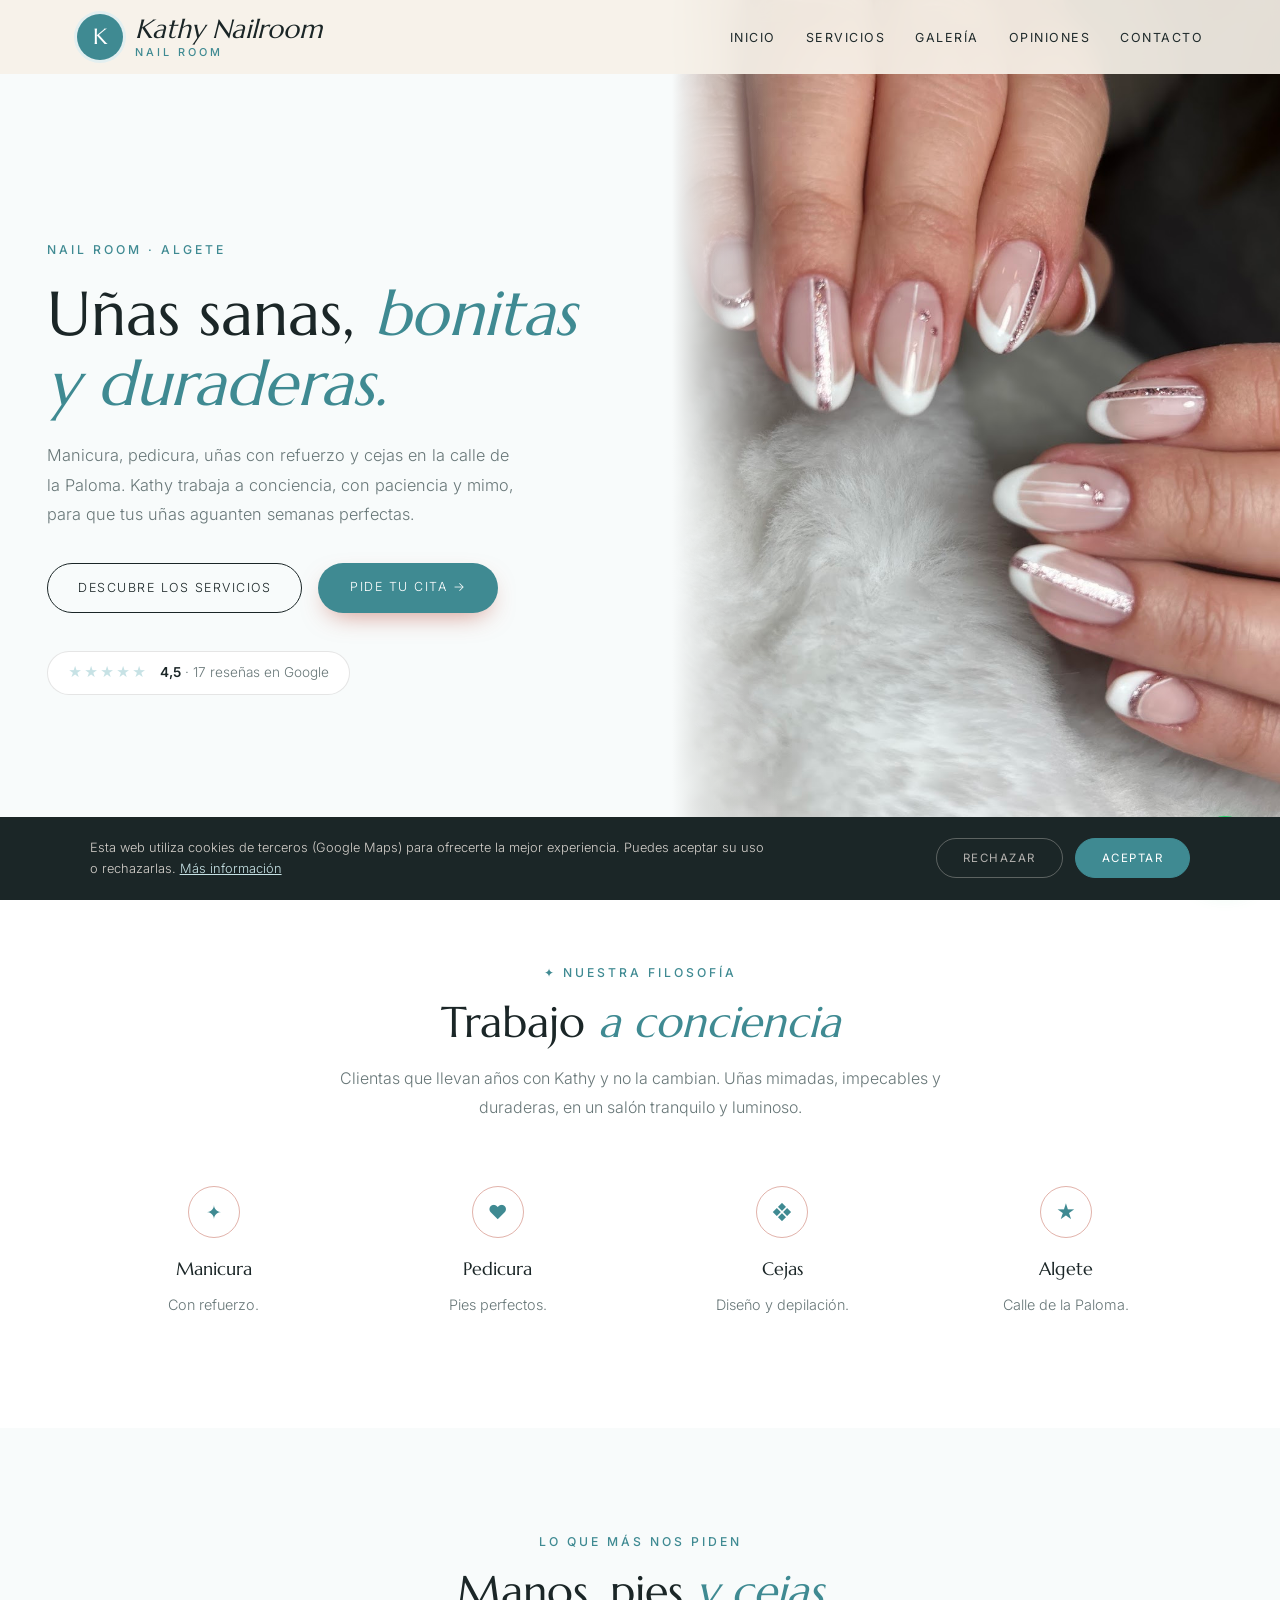
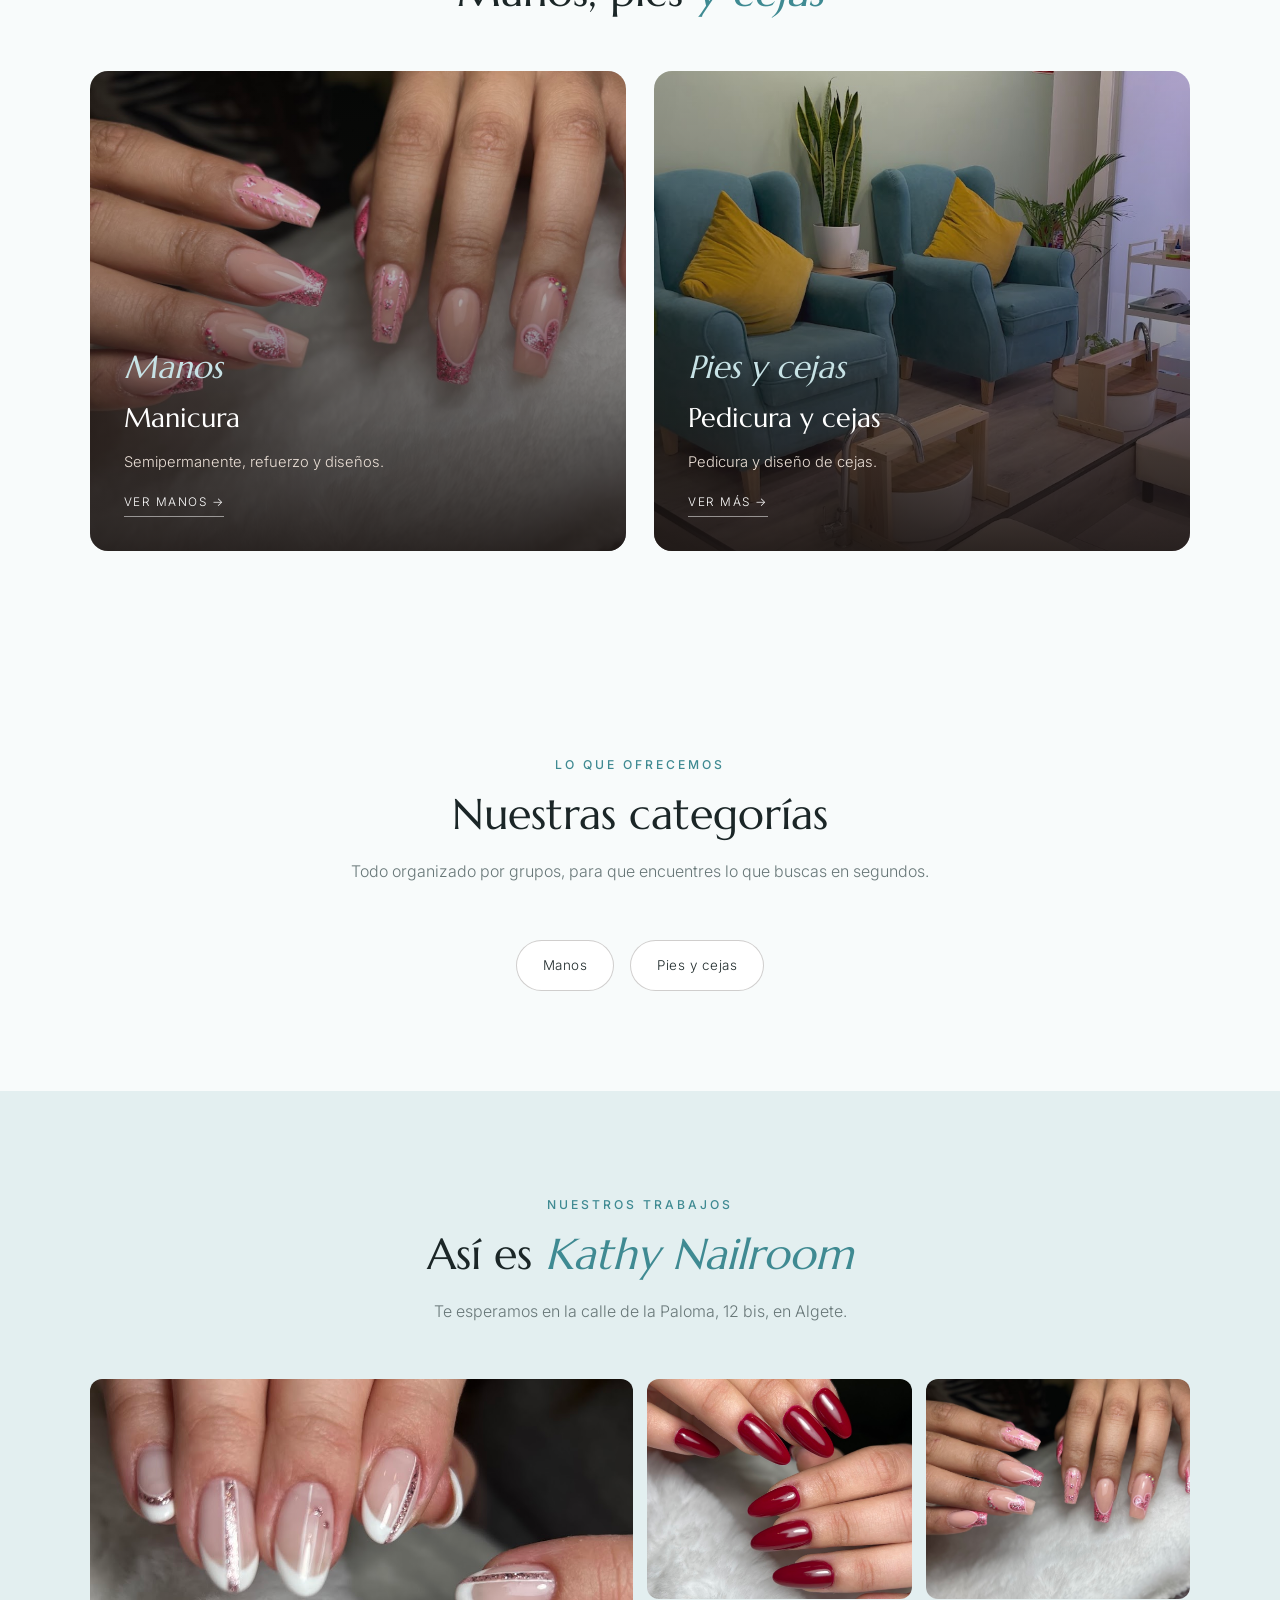
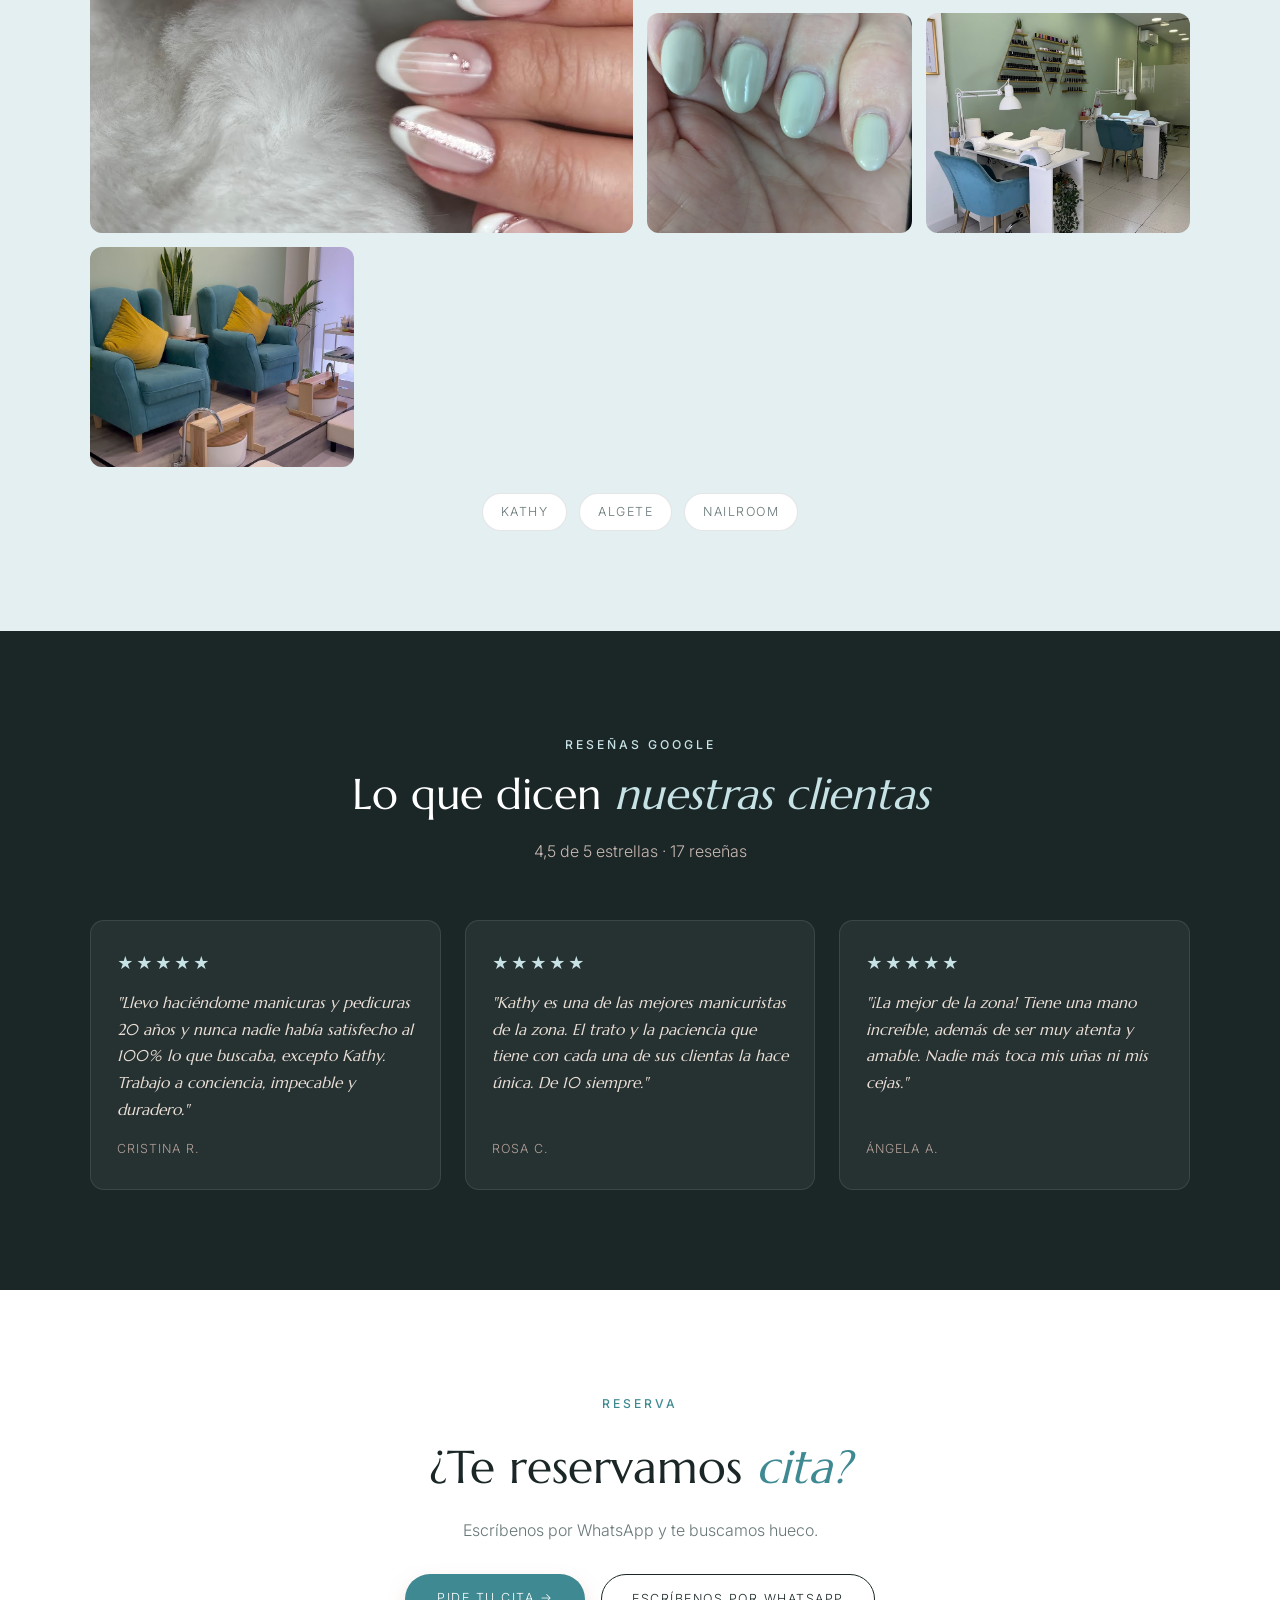
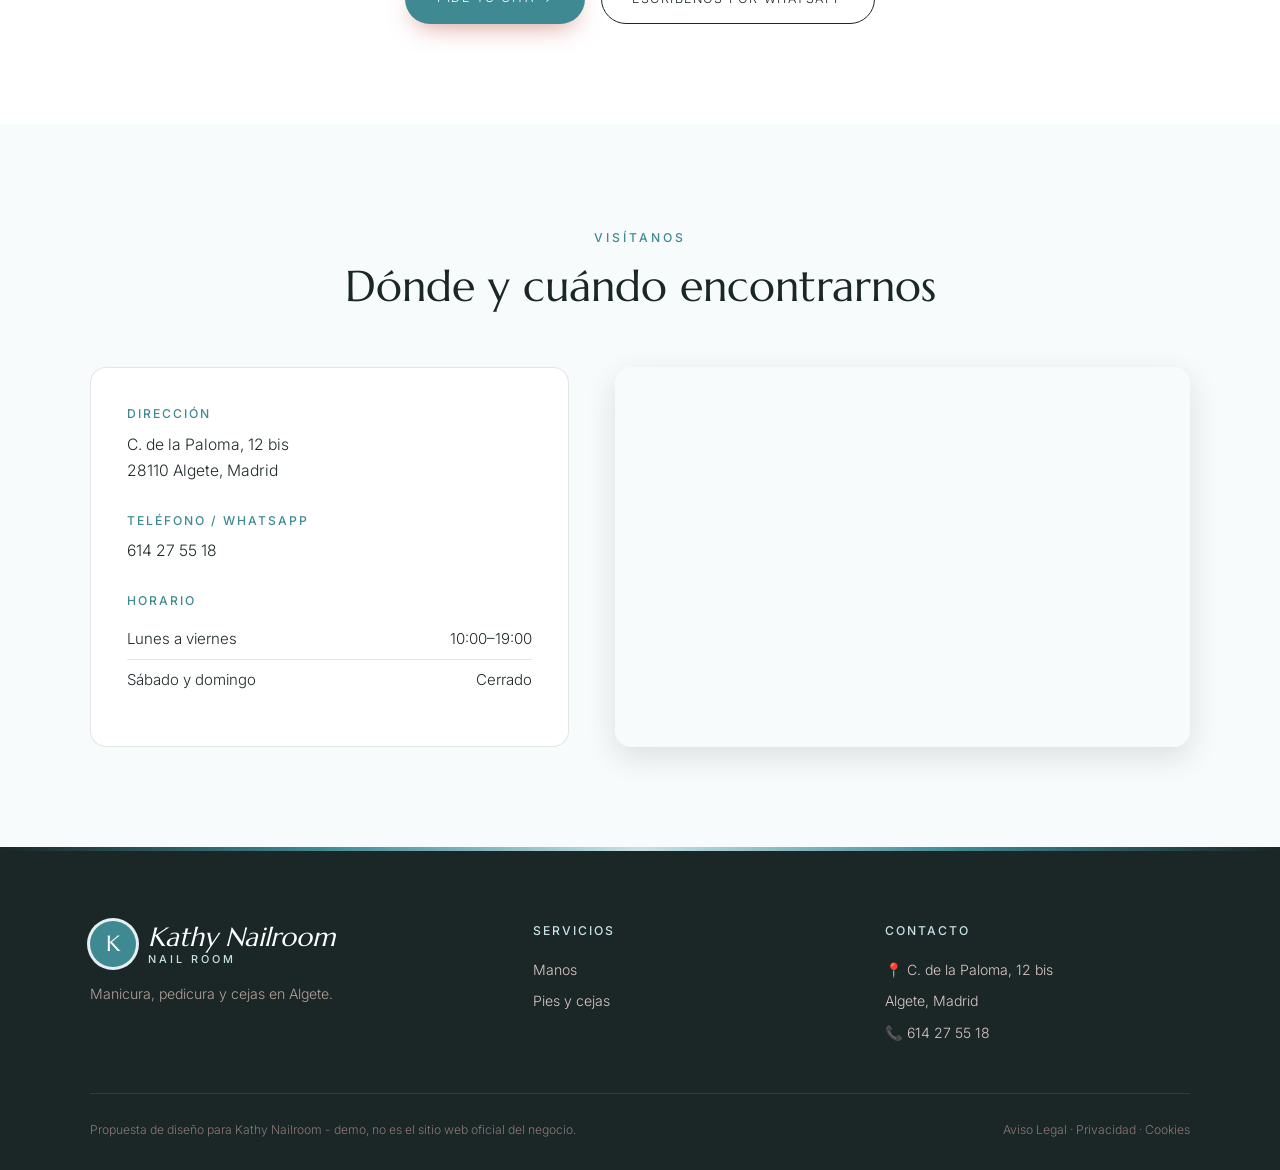
<file: index.html>
<!DOCTYPE html>
<html lang="es">
<head>
<meta charset="UTF-8">
<meta name="viewport" content="width=device-width, initial-scale=1.0">
<title>Kathy Nailroom — Manicura y pedicura en Algete</title>
<meta name="description" content="Kathy Nailroom, en C. de la Paloma 12 bis, Algete. Manicura, pedicura, uñas con refuerzo y cejas con Kathy: uñas sanas, bonitas y duraderas. 4,5★ en Google.">
<meta name="theme-color" content="#1b2627">
<meta property="og:title" content="Kathy Nailroom · Algete">
<meta property="og:image" content="maps_04.jpg">

<link rel="preconnect" href="https://fonts.googleapis.com"><link rel="preconnect" href="https://fonts.gstatic.com" crossorigin><link href="https://fonts.googleapis.com/css2?family=Marcellus&family=Inter:wght@300;400;500;600&display=swap" rel="stylesheet">
<link rel="stylesheet" href="styles.css">
</head>
<body>

<header id="header">
  <a href="index.html" class="logo" aria-label="Kathy Nailroom, inicio"><span class="logo-mark">K</span><span class="logo-text"><span class="script">Kathy Nailroom</span><small>nail room</small></span></a>
  <nav id="nav" aria-label="Navegación principal"><ul><li><a href="index.html#inicio">Inicio</a></li><li><a href="servicios.html">Servicios</a></li><li><a href="index.html#galeria">Galería</a></li><li><a href="index.html#opiniones">Opiniones</a></li><li><a href="index.html#contacto">Contacto</a></li></ul></nav><button class="nav-toggle" id="navToggle" aria-label="Abrir menú">☰</button>
</header>

<section class="hero" id="inicio">
  <div class="hero-text">
    <span class="eyebrow">Nail room · Algete</span>
    <h1>Uñas sanas, <em>bonitas y duraderas.</em></h1>
    <p>Manicura, pedicura, uñas con refuerzo y cejas en la calle de la Paloma. Kathy trabaja a conciencia, con paciencia y mimo, para que tus uñas aguanten semanas perfectas.</p>
    <div class="hero-ctas">
      <a href="servicios.html" class="btn-outline">Descubre los servicios</a>
      <a href="https://wa.me/34614275518?text=Hola%2C%20quiero%20pedir%20cita%20en%20Kathy%20Nailroom" class="btn-solid" target="_blank" rel="noopener">Pide tu cita →</a>
    </div>
    <a class="hero-rating" href="https://www.google.com/maps/search/?api=1&query=Kathy+Nailroom,+C.+de+la+Paloma+12+bis,+Algete" target="_blank" rel="noopener"><span class="stars">★★★★★</span><span><strong>4,5</strong> · 17 reseñas en Google</span></a>
  </div>
  <div class="hero-img"><img src="maps_04.jpg" alt="Francesa blanca en Kathy Nailroom" style="object-position:center 50%;"></div>
</section>

<section class="trust">
  <div class="section-head">
    <span class="eyebrow">✦ Nuestra filosofía</span>
    <h2>Trabajo <em>a conciencia</em></h2>
    <p>Clientas que llevan años con Kathy y no la cambian. Uñas mimadas, impecables y duraderas, en un salón tranquilo y luminoso.</p>
  </div>
  <div class="trust-grid">
    <div class="trust-card"><span class="trust-ic">✦</span><h3>Manicura</h3><p>Con refuerzo.</p></div>
    <div class="trust-card"><span class="trust-ic">♥</span><h3>Pedicura</h3><p>Pies perfectos.</p></div>
    <div class="trust-card"><span class="trust-ic">❖</span><h3>Cejas</h3><p>Diseño y depilación.</p></div>
    <div class="trust-card"><span class="trust-ic">★</span><h3>Algete</h3><p>Calle de la Paloma.</p></div>
  </div>
</section>

<section class="worlds">
  <div class="section-head">
    <span class="eyebrow">Lo que más nos piden</span>
    <h2>Manos, pies <em>y cejas</em></h2>
  </div>
  <div class="worlds-grid">
    <a href="servicios.html#manos" class="world-card"><img src="maps_05.jpg" alt="Manicura"><div class="world-text"><span class="script">Manos</span><h3>Manicura</h3><p>Semipermanente, refuerzo y diseños.</p><span class="world-link">Ver manos →</span></div></a>
    <a href="servicios.html#pies" class="world-card"><img src="maps_02.jpg" alt="Pedicura y cejas"><div class="world-text"><span class="script">Pies y cejas</span><h3>Pedicura y cejas</h3><p>Pedicura y diseño de cejas.</p><span class="world-link">Ver más →</span></div></a>
  </div>
</section>

<section>
  <div class="section-head">
    <span class="eyebrow">Lo que ofrecemos</span>
    <h2>Nuestras categorías</h2>
    <p>Todo organizado por grupos, para que encuentres lo que buscas en segundos.</p>
  </div>
  <div class="cat-pills">
    <a href="servicios.html#manos" class="cat-pill">Manos</a>
    <a href="servicios.html#pies" class="cat-pill">Pies y cejas</a>
  </div>
</section>

<section class="gallery-wrap" id="galeria">
  <div class="section-head">
    <span class="eyebrow">Nuestros trabajos</span>
    <h2>Así es <em>Kathy Nailroom</em></h2>
    <p>Te esperamos en la calle de la Paloma, 12 bis, en Algete.</p>
  </div>
  <div class="gallery">
    <figure class="big"><img src="maps_04.jpg" alt="Francesa blanca" loading="lazy"></figure>
    <figure><img src="maps_06.jpg" alt="Rojo almendra" loading="lazy"></figure>
    <figure><img src="maps_05.jpg" alt="Rosa con brillo" loading="lazy"></figure>
    <figure><img src="maps_03.jpg" alt="Verde menta" loading="lazy"></figure>
    <figure><img src="maps_01.jpg" alt="Nuestro salón" loading="lazy"></figure>
    <figure><img src="maps_02.jpg" alt="Zona de pedicura" loading="lazy"></figure>
  </div>
  <div class="brands"><span>Kathy</span><span>Algete</span><span>Nailroom</span></div>
</section>

<section class="reviews-wrap" id="opiniones">
  <div class="section-head">
    <span class="eyebrow">Reseñas Google</span>
    <h2>Lo que dicen <em>nuestras clientas</em></h2>
    <p>4,5 de 5 estrellas · 17 reseñas</p>
  </div>
  <div class="review-grid">
    <div class="review-card"><div class="stars">★★★★★</div><p>"Llevo haciéndome manicuras y pedicuras 20 años y nunca nadie había satisfecho al 100% lo que buscaba, excepto Kathy. Trabajo a conciencia, impecable y duradero."</p><cite>Cristina R.</cite></div>
    <div class="review-card"><div class="stars">★★★★★</div><p>"Kathy es una de las mejores manicuristas de la zona. El trato y la paciencia que tiene con cada una de sus clientas la hace única. De 10 siempre."</p><cite>Rosa C.</cite></div>
    <div class="review-card"><div class="stars">★★★★★</div><p>"¡La mejor de la zona! Tiene una mano increíble, además de ser muy atenta y amable. Nadie más toca mis uñas ni mis cejas."</p><cite>Ángela A.</cite></div>
  </div>
</section>

<section class="cta-section">
  <span class="eyebrow">Reserva</span>
  <h2>¿Te reservamos <em>cita?</em></h2>
  <p>Escríbenos por WhatsApp y te buscamos hueco.</p>
  <div class="cta-row">
    <a href="https://wa.me/34614275518?text=Hola%2C%20quiero%20pedir%20cita%20en%20Kathy%20Nailroom" class="btn-solid" target="_blank" rel="noopener">Pide tu cita →</a>
    <a href="https://wa.me/34614275518?text=Hola%2C%20quiero%20pedir%20cita%20en%20Kathy%20Nailroom" class="btn-outline" target="_blank" rel="noopener">Escríbenos por WhatsApp</a>
  </div>
</section>

<section class="contact-section" id="contacto">
  <div class="section-head">
    <span class="eyebrow">Visítanos</span>
    <h2>Dónde y cuándo encontrarnos</h2>
  </div>
  <div class="contact-grid">
    <div class="contact-info">
      <div class="contact-block"><h3>Dirección</h3><p>C. de la Paloma, 12 bis<br>28110 Algete, Madrid</p></div>
      <div class="contact-block"><h3>Teléfono / WhatsApp</h3><p><a href="tel:+34614275518">614 27 55 18</a></p></div>
      <div class="contact-block"><h3>Horario</h3><ul class="hours-list"><li><span>Lunes a viernes</span><span>10:00–19:00</span></li><li><span>Sábado y domingo</span><span>Cerrado</span></li></ul></div>
      
    </div>
    <div class="contact-map">
      <iframe title="Mapa de Kathy Nailroom" src="https://www.google.com/maps?q=Kathy+Nailroom,+C.+de+la+Paloma+12+bis,+Algete&output=embed" width="100%" height="100%" style="border:0;" allowfullscreen="" loading="lazy" referrerpolicy="no-referrer-when-downgrade"></iframe>
    </div>
  </div>
</section>

<footer>
  <div class="footer-grid">
    <div class="footer-brand">
      <a href="index.html" class="logo light"><span class="logo-mark">K</span><span class="logo-text"><span class="script">Kathy Nailroom</span><small>nail room</small></span></a>
      <p>Manicura, pedicura y cejas en Algete.</p>
    </div>
    <div><h4>Servicios</h4><ul><li><a href="servicios.html#manos">Manos</a></li><li><a href="servicios.html#pies">Pies y cejas</a></li></ul></div>
    <div><h4>Contacto</h4><ul><li>📍 C. de la Paloma, 12 bis</li><li>Algete, Madrid</li><li>📞 <a href="tel:+34614275518">614 27 55 18</a></li></ul></div>
  </div>
  <div class="footer-bottom">
    <span>Propuesta de diseño para Kathy Nailroom - demo, no es el sitio web oficial del negocio.</span>
    <span><a href="aviso-legal.html">Aviso Legal</a> &middot; <a href="politica-privacidad.html">Privacidad</a> &middot; <a href="politica-cookies.html">Cookies</a></span>
  </div>
</footer>

<div id="cookie-banner" class="cookie-banner"><p>Esta web utiliza cookies de terceros (Google Maps) para ofrecerte la mejor experiencia. Puedes aceptar su uso o rechazarlas. <a href="politica-cookies.html">Más información</a></p><div class="cookie-actions"><button onclick="setCookieChoice('rejected')" class="ck-reject">Rechazar</button><button onclick="setCookieChoice('accepted')" class="ck-accept">Aceptar</button></div></div>
<div class="social-fabs"><a class="wa-fab" href="https://wa.me/34614275518?text=Hola%2C%20quiero%20pedir%20cita%20en%20Kathy%20Nailroom" target="_blank" rel="noopener" aria-label="Escribir por WhatsApp"><svg width="28" height="28" viewBox="0 0 24 24" fill="white"><path d="M17.5 14.4c-.3-.1-1.8-.9-2-1s-.5-.1-.7.1-.8 1-.9 1.2-.3.2-.6.1a8.2 8.2 0 0 1-2.4-1.5 9 9 0 0 1-1.7-2.1c-.2-.3 0-.5.1-.6l.4-.5.3-.5v-.5l-.9-2.2c-.2-.6-.5-.5-.7-.5h-.6a1.1 1.1 0 0 0-.8.4 3.4 3.4 0 0 0-1 2.5 5.9 5.9 0 0 0 1.2 3.1 13.5 13.5 0 0 0 5.2 4.6c2.6 1 2.6.7 3.1.6a2.6 2.6 0 0 0 1.7-1.2 2.1 2.1 0 0 0 .2-1.2c-.1-.1-.3-.2-.6-.3ZM12 21.8a9.8 9.8 0 0 1-5-1.4l-.4-.2-3.7 1 1-3.6-.2-.4A9.8 9.8 0 1 1 12 21.8Zm8.4-18.3A11.8 11.8 0 0 0 1.8 17.7L.2 23.8l6.3-1.6a11.8 11.8 0 0 0 5.6 1.4A11.8 11.8 0 0 0 20.4 3.5Z"/></svg></a></div>
<script src="main.js"></script>
</body>
</html>
</file>
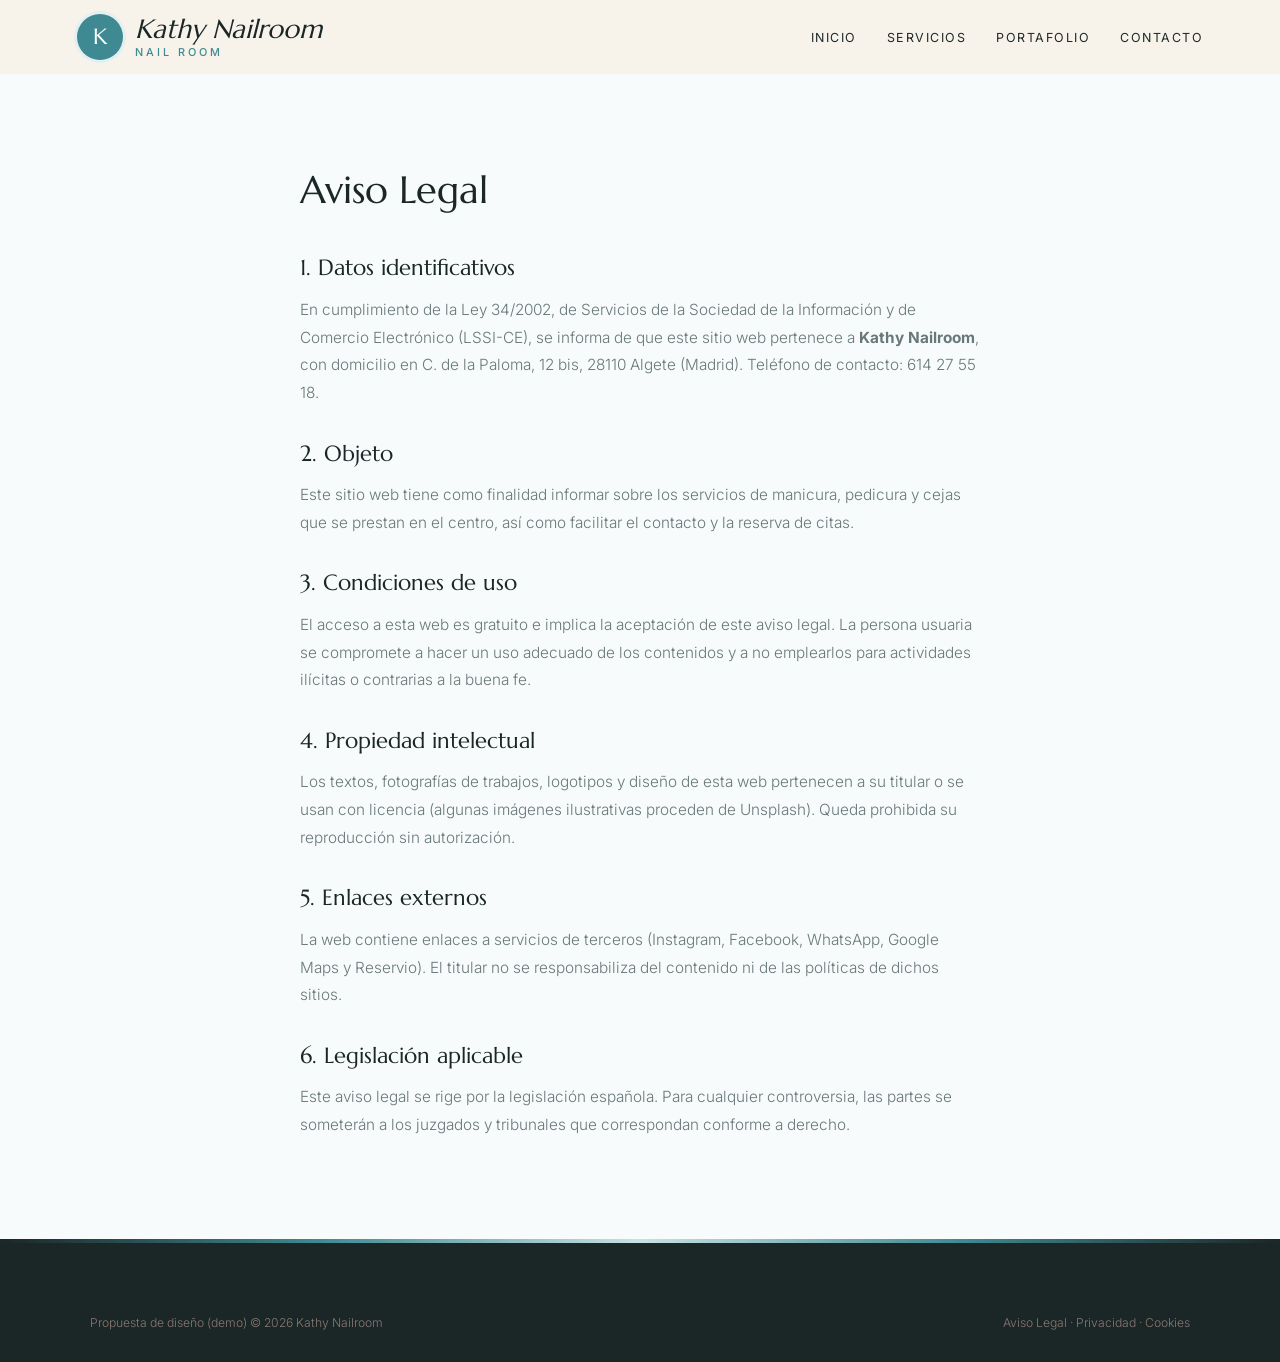
<file: aviso-legal.html>
<!DOCTYPE html>
<html lang="es">
<head>
<meta charset="UTF-8">
<meta name="viewport" content="width=device-width, initial-scale=1.0">
<title>Aviso Legal — Kathy Nailroom</title>
<meta name="robots" content="noindex">

<link rel="preconnect" href="https://fonts.googleapis.com">
<link href="https://fonts.googleapis.com/css2?family=Marcellus&family=Inter:wght@300;400;500;600&display=swap" rel="stylesheet">
<link rel="stylesheet" href="styles.css">
</head>
<body>
<header id="header" class="scrolled">
  <a href="index.html" class="logo" aria-label="Kathy Nailroom, inicio">
    <span class="logo-mark">K</span>
    <span class="logo-text"><span class="script">Kathy Nailroom</span><small>nail room</small></span>
  </a>
  <nav id="nav" aria-label="Navegación principal">
    <ul>
      <li><a href="index.html#inicio">Inicio</a></li>
      <li><a href="servicios.html">Servicios</a></li>
      <li><a href="portafolio.html">Portafolio</a></li>
      <li><a href="index.html#contacto">Contacto</a></li>
    </ul>
  </nav>
  <button class="nav-toggle" id="navToggle" aria-label="Abrir menú">☰</button>
</header>
<main class="legal"><h1>Aviso Legal</h1>
<h2>1. Datos identificativos</h2>
<p>En cumplimiento de la Ley 34/2002, de Servicios de la Sociedad de la Información y de Comercio Electrónico (LSSI-CE), se informa de que este sitio web pertenece a <strong>Kathy Nailroom</strong>, con domicilio en C. de la Paloma, 12 bis, 28110 Algete (Madrid). Teléfono de contacto: 614 27 55 18.</p>
<h2>2. Objeto</h2>
<p>Este sitio web tiene como finalidad informar sobre los servicios de manicura, pedicura y cejas que se prestan en el centro, así como facilitar el contacto y la reserva de citas.</p>
<h2>3. Condiciones de uso</h2>
<p>El acceso a esta web es gratuito e implica la aceptación de este aviso legal. La persona usuaria se compromete a hacer un uso adecuado de los contenidos y a no emplearlos para actividades ilícitas o contrarias a la buena fe.</p>
<h2>4. Propiedad intelectual</h2>
<p>Los textos, fotografías de trabajos, logotipos y diseño de esta web pertenecen a su titular o se usan con licencia (algunas imágenes ilustrativas proceden de Unsplash). Queda prohibida su reproducción sin autorización.</p>
<h2>5. Enlaces externos</h2>
<p>La web contiene enlaces a servicios de terceros (Instagram, Facebook, WhatsApp, Google Maps y Reservio). El titular no se responsabiliza del contenido ni de las políticas de dichos sitios.</p>
<h2>6. Legislación aplicable</h2>
<p>Este aviso legal se rige por la legislación española. Para cualquier controversia, las partes se someterán a los juzgados y tribunales que correspondan conforme a derecho.</p></main>
<footer>
  <div class="footer-bottom" style="margin-top:0">
    <span>Propuesta de diseño (demo) © 2026 Kathy Nailroom</span>
    <span><a href="aviso-legal.html">Aviso Legal</a> &middot; <a href="politica-privacidad.html">Privacidad</a> &middot; <a href="politica-cookies.html">Cookies</a></span>
  </div>
</footer>
<script src="main.js"></script>
</body>
</html>
</file>
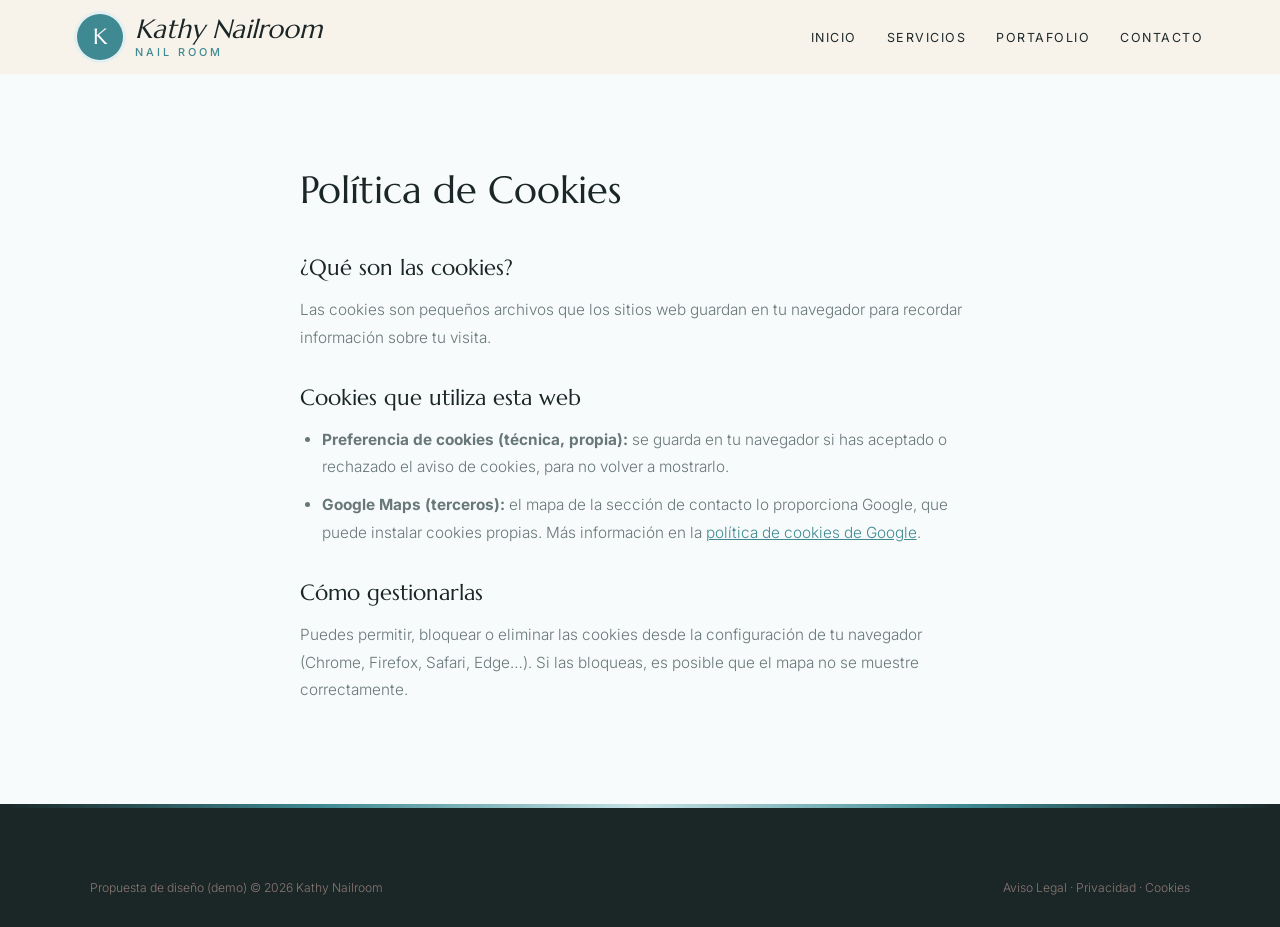
<file: politica-cookies.html>
<!DOCTYPE html>
<html lang="es">
<head>
<meta charset="UTF-8">
<meta name="viewport" content="width=device-width, initial-scale=1.0">
<title>Política de Cookies — Kathy Nailroom</title>
<meta name="robots" content="noindex">

<link rel="preconnect" href="https://fonts.googleapis.com">
<link href="https://fonts.googleapis.com/css2?family=Marcellus&family=Inter:wght@300;400;500;600&display=swap" rel="stylesheet">
<link rel="stylesheet" href="styles.css">
</head>
<body>
<header id="header" class="scrolled">
  <a href="index.html" class="logo" aria-label="Kathy Nailroom, inicio">
    <span class="logo-mark">K</span>
    <span class="logo-text"><span class="script">Kathy Nailroom</span><small>nail room</small></span>
  </a>
  <nav id="nav" aria-label="Navegación principal">
    <ul>
      <li><a href="index.html#inicio">Inicio</a></li>
      <li><a href="servicios.html">Servicios</a></li>
      <li><a href="portafolio.html">Portafolio</a></li>
      <li><a href="index.html#contacto">Contacto</a></li>
    </ul>
  </nav>
  <button class="nav-toggle" id="navToggle" aria-label="Abrir menú">☰</button>
</header>
<main class="legal"><h1>Política de Cookies</h1>
<h2>¿Qué son las cookies?</h2>
<p>Las cookies son pequeños archivos que los sitios web guardan en tu navegador para recordar información sobre tu visita.</p>
<h2>Cookies que utiliza esta web</h2>
<ul>
<li><strong>Preferencia de cookies (técnica, propia):</strong> se guarda en tu navegador si has aceptado o rechazado el aviso de cookies, para no volver a mostrarlo.</li>
<li><strong>Google Maps (terceros):</strong> el mapa de la sección de contacto lo proporciona Google, que puede instalar cookies propias. Más información en la <a href="https://policies.google.com/technologies/cookies" target="_blank" rel="noopener">política de cookies de Google</a>.</li>
</ul>
<h2>Cómo gestionarlas</h2>
<p>Puedes permitir, bloquear o eliminar las cookies desde la configuración de tu navegador (Chrome, Firefox, Safari, Edge…). Si las bloqueas, es posible que el mapa no se muestre correctamente.</p></main>
<footer>
  <div class="footer-bottom" style="margin-top:0">
    <span>Propuesta de diseño (demo) © 2026 Kathy Nailroom</span>
    <span><a href="aviso-legal.html">Aviso Legal</a> &middot; <a href="politica-privacidad.html">Privacidad</a> &middot; <a href="politica-cookies.html">Cookies</a></span>
  </div>
</footer>
<script src="main.js"></script>
</body>
</html>
</file>
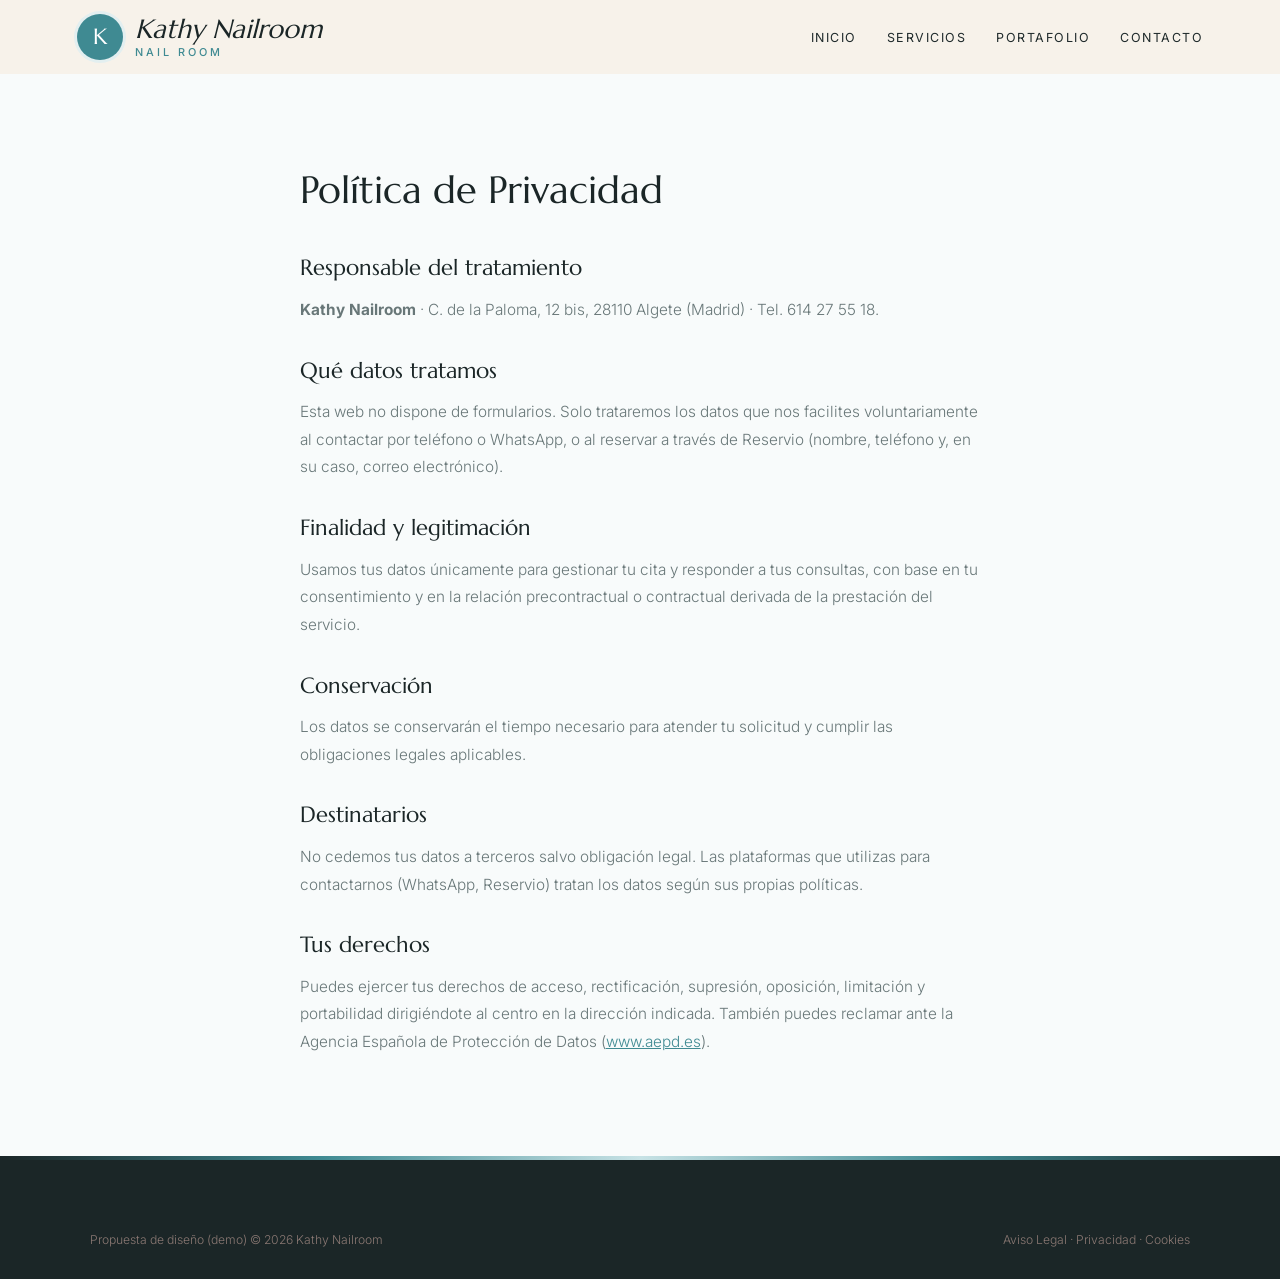
<file: politica-privacidad.html>
<!DOCTYPE html>
<html lang="es">
<head>
<meta charset="UTF-8">
<meta name="viewport" content="width=device-width, initial-scale=1.0">
<title>Política de Privacidad — Kathy Nailroom</title>
<meta name="robots" content="noindex">

<link rel="preconnect" href="https://fonts.googleapis.com">
<link href="https://fonts.googleapis.com/css2?family=Marcellus&family=Inter:wght@300;400;500;600&display=swap" rel="stylesheet">
<link rel="stylesheet" href="styles.css">
</head>
<body>
<header id="header" class="scrolled">
  <a href="index.html" class="logo" aria-label="Kathy Nailroom, inicio">
    <span class="logo-mark">K</span>
    <span class="logo-text"><span class="script">Kathy Nailroom</span><small>nail room</small></span>
  </a>
  <nav id="nav" aria-label="Navegación principal">
    <ul>
      <li><a href="index.html#inicio">Inicio</a></li>
      <li><a href="servicios.html">Servicios</a></li>
      <li><a href="portafolio.html">Portafolio</a></li>
      <li><a href="index.html#contacto">Contacto</a></li>
    </ul>
  </nav>
  <button class="nav-toggle" id="navToggle" aria-label="Abrir menú">☰</button>
</header>
<main class="legal"><h1>Política de Privacidad</h1>
<h2>Responsable del tratamiento</h2>
<p><strong>Kathy Nailroom</strong> · C. de la Paloma, 12 bis, 28110 Algete (Madrid) · Tel. 614 27 55 18.</p>
<h2>Qué datos tratamos</h2>
<p>Esta web no dispone de formularios. Solo trataremos los datos que nos facilites voluntariamente al contactar por teléfono o WhatsApp, o al reservar a través de Reservio (nombre, teléfono y, en su caso, correo electrónico).</p>
<h2>Finalidad y legitimación</h2>
<p>Usamos tus datos únicamente para gestionar tu cita y responder a tus consultas, con base en tu consentimiento y en la relación precontractual o contractual derivada de la prestación del servicio.</p>
<h2>Conservación</h2>
<p>Los datos se conservarán el tiempo necesario para atender tu solicitud y cumplir las obligaciones legales aplicables.</p>
<h2>Destinatarios</h2>
<p>No cedemos tus datos a terceros salvo obligación legal. Las plataformas que utilizas para contactarnos (WhatsApp, Reservio) tratan los datos según sus propias políticas.</p>
<h2>Tus derechos</h2>
<p>Puedes ejercer tus derechos de acceso, rectificación, supresión, oposición, limitación y portabilidad dirigiéndote al centro en la dirección indicada. También puedes reclamar ante la Agencia Española de Protección de Datos (<a href="https://www.aepd.es" target="_blank" rel="noopener">www.aepd.es</a>).</p></main>
<footer>
  <div class="footer-bottom" style="margin-top:0">
    <span>Propuesta de diseño (demo) © 2026 Kathy Nailroom</span>
    <span><a href="aviso-legal.html">Aviso Legal</a> &middot; <a href="politica-privacidad.html">Privacidad</a> &middot; <a href="politica-cookies.html">Cookies</a></span>
  </div>
</footer>
<script src="main.js"></script>
</body>
</html>
</file>
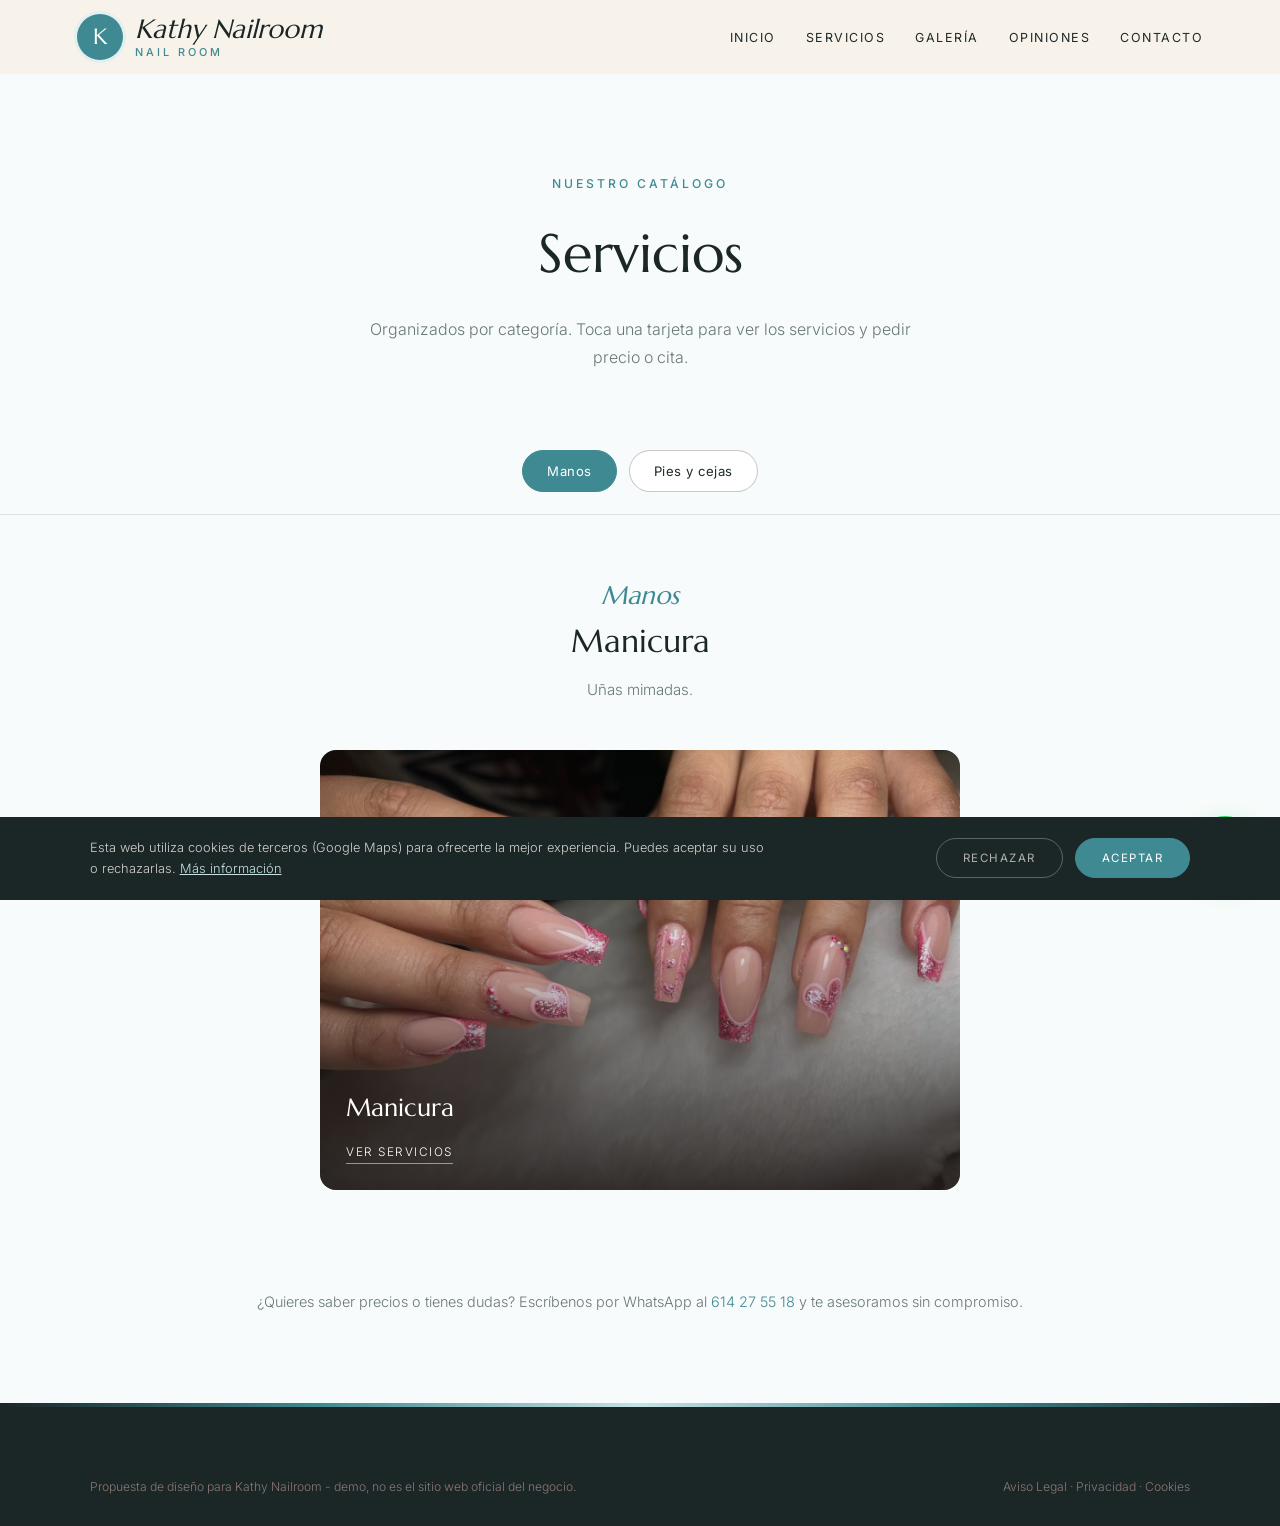
<file: servicios.html>
<!DOCTYPE html>
<html lang="es">
<head>
<meta charset="UTF-8">
<meta name="viewport" content="width=device-width, initial-scale=1.0">
<title>Servicios — Kathy Nailroom · Algete</title>
<meta name="description" content="Servicios de Kathy Nailroom en Algete.">

<link rel="preconnect" href="https://fonts.googleapis.com"><link rel="preconnect" href="https://fonts.gstatic.com" crossorigin><link href="https://fonts.googleapis.com/css2?family=Marcellus&family=Inter:wght@300;400;500;600&display=swap" rel="stylesheet">
<link rel="stylesheet" href="styles.css">
</head>
<body>

<header id="header" class="scrolled">
  <a href="index.html" class="logo" aria-label="Kathy Nailroom, inicio"><span class="logo-mark">K</span><span class="logo-text"><span class="script">Kathy Nailroom</span><small>nail room</small></span></a>
  <nav id="nav" aria-label="Navegación principal"><ul><li><a href="index.html#inicio">Inicio</a></li><li><a href="servicios.html">Servicios</a></li><li><a href="index.html#galeria">Galería</a></li><li><a href="index.html#opiniones">Opiniones</a></li><li><a href="index.html#contacto">Contacto</a></li></ul></nav><button class="nav-toggle" id="navToggle" aria-label="Abrir menú">☰</button>
</header>

<div class="page-hero">
  <span class="eyebrow">Nuestro catálogo</span>
  <h1>Servicios</h1>
  <p>Organizados por categoría. Toca una tarjeta para ver los servicios y pedir precio o cita.</p>
</div>

<div class="tabs">
  <button class="tab-btn active" data-tab="manos">Manos</button>
  <button class="tab-btn" data-tab="pies">Pies y cejas</button>
  
</div>

<div class="tab-panel active" id="manos">
  <div class="tab-intro"><span class="script">Manos</span><h2>Manicura</h2><p>Uñas mimadas.</p></div>
  <div class="cat-grid single">
    <div class="cat-card" onclick="openModal('manos')"><img src="maps_05.jpg" alt="Manicura" loading="lazy"><div class="cat-card-text"><h3>Manicura</h3><span>Ver servicios</span></div></div>
  </div>
</div>

<div class="tab-panel" id="pies">
  <div class="tab-intro"><span class="script">Pies</span><h2>Pedicura y cejas</h2><p>De pies a cabeza.</p></div>
  <div class="cat-grid single">
    <div class="cat-card" onclick="openModal('pies')"><img src="maps_02.jpg" alt="Pedicura y cejas" loading="lazy"><div class="cat-card-text"><h3>Pedicura y cejas</h3><span>Ver servicios</span></div></div>
  </div>
</div>


<p class="services-note">¿Quieres saber precios o tienes dudas? Escríbenos por WhatsApp al <a href="https://wa.me/34614275518" target="_blank" rel="noopener" style="color:var(--red)">614 27 55 18</a> y te asesoramos sin compromiso.</p>

<div class="modal-overlay" id="modal-manos"><div class="modal">
  <button class="modal-close" onclick="closeModal('manos')" aria-label="Cerrar">×</button>
  <h3>Manicura</h3><p class="modal-sub">Manos</p>
  <div class="svc-row"><div><div class="svc-name">M</div><span class="svc-desc">a</span></div><div class="svc-price">Consultar</div></div>
  <div class="svc-row"><div><div class="svc-name">U</div><span class="svc-desc">ñ</span></div><div class="svc-price">Consultar</div></div>
  <div class="svc-row"><div><div class="svc-name">F</div><span class="svc-desc">r</span></div><div class="svc-price">Consultar</div></div>
  <a class="modal-cta alt" href="https://wa.me/34614275518?text=Hola%2C%20quiero%20informaci%C3%B3n%20sobre%20manicura" target="_blank" rel="noopener">Pedir cita por WhatsApp</a>
</div></div>

<div class="modal-overlay" id="modal-pies"><div class="modal">
  <button class="modal-close" onclick="closeModal('pies')" aria-label="Cerrar">×</button>
  <h3>Pedicura y cejas</h3><p class="modal-sub">Pies</p>
  <div class="svc-row"><div><div class="svc-name">P</div><span class="svc-desc">e</span></div><div class="svc-price">Consultar</div></div>
  <div class="svc-row"><div><div class="svc-name">P</div><span class="svc-desc">e</span></div><div class="svc-price">Consultar</div></div>
  <div class="svc-row"><div><div class="svc-name">D</div><span class="svc-desc">i</span></div><div class="svc-price">Consultar</div></div>
  <a class="modal-cta alt" href="https://wa.me/34614275518?text=Hola%2C%20quiero%20informaci%C3%B3n%20sobre%20pedicura%20y%20cejas" target="_blank" rel="noopener">Pedir cita por WhatsApp</a>
</div></div>


<footer>
  <div class="footer-bottom" style="margin-top:0">
    <span>Propuesta de diseño para Kathy Nailroom - demo, no es el sitio web oficial del negocio.</span>
    <span><a href="aviso-legal.html">Aviso Legal</a> &middot; <a href="politica-privacidad.html">Privacidad</a> &middot; <a href="politica-cookies.html">Cookies</a></span>
  </div>
</footer>

<div id="cookie-banner" class="cookie-banner"><p>Esta web utiliza cookies de terceros (Google Maps) para ofrecerte la mejor experiencia. Puedes aceptar su uso o rechazarlas. <a href="politica-cookies.html">Más información</a></p><div class="cookie-actions"><button onclick="setCookieChoice('rejected')" class="ck-reject">Rechazar</button><button onclick="setCookieChoice('accepted')" class="ck-accept">Aceptar</button></div></div>
<div class="social-fabs"><a class="wa-fab" href="https://wa.me/34614275518?text=Hola%2C%20quiero%20pedir%20cita%20en%20Kathy%20Nailroom" target="_blank" rel="noopener" aria-label="Escribir por WhatsApp"><svg width="28" height="28" viewBox="0 0 24 24" fill="white"><path d="M17.5 14.4c-.3-.1-1.8-.9-2-1s-.5-.1-.7.1-.8 1-.9 1.2-.3.2-.6.1a8.2 8.2 0 0 1-2.4-1.5 9 9 0 0 1-1.7-2.1c-.2-.3 0-.5.1-.6l.4-.5.3-.5v-.5l-.9-2.2c-.2-.6-.5-.5-.7-.5h-.6a1.1 1.1 0 0 0-.8.4 3.4 3.4 0 0 0-1 2.5 5.9 5.9 0 0 0 1.2 3.1 13.5 13.5 0 0 0 5.2 4.6c2.6 1 2.6.7 3.1.6a2.6 2.6 0 0 0 1.7-1.2 2.1 2.1 0 0 0 .2-1.2c-.1-.1-.3-.2-.6-.3ZM12 21.8a9.8 9.8 0 0 1-5-1.4l-.4-.2-3.7 1 1-3.6-.2-.4A9.8 9.8 0 1 1 12 21.8Zm8.4-18.3A11.8 11.8 0 0 0 1.8 17.7L.2 23.8l6.3-1.6a11.8 11.8 0 0 0 5.6 1.4A11.8 11.8 0 0 0 20.4 3.5Z"/></svg></a></div>
<script src="main.js"></script>
</body>
</html>
</file>
<file: styles.css>
:root{
  --cream:#f8fbfb; --paper:#ffffff; --tint:#e3eff0; --ink:#1f2a2b; --dark:#1b2627; --muted:#687778;
  --red:#3f8a92; --red-dark:#2f6c73; --teal:#3f8a92; --gold:#c7e2e5; --line:rgba(0,0,0,.1);
  --brand-gradient:linear-gradient(90deg,#1b2627,#3f8a92,#c7e2e5,#3f8a92,#1b2627);
}
*{margin:0;padding:0;box-sizing:border-box;}
html{scroll-behavior:smooth;}
body{font-family:'Inter',sans-serif;background:var(--cream);color:var(--ink);overflow-x:hidden;font-weight:300;line-height:1.6;}
a{text-decoration:none;color:inherit;}
h1,h2,h3{font-family:'Marcellus',serif;font-weight:500;}
h1 em,h2 em{font-style:italic;color:var(--red);}
img{max-width:100%;display:block;}
.script{font-family:'Marcellus',serif;font-style:italic;}

/* HEADER */
header{position:fixed;top:0;left:0;right:0;z-index:100;display:flex;justify-content:space-between;align-items:center;padding:14px 6%;background:rgba(247,241,233,.92);backdrop-filter:blur(10px);-webkit-backdrop-filter:blur(10px);transition:box-shadow .3s,padding .3s;}
header.scrolled{box-shadow:0 2px 24px rgba(28,22,20,.1);padding:8px 6%;}
.logo{display:flex;align-items:center;gap:12px;color:var(--dark);}
.logo-badge{width:58px;height:58px;border-radius:50%;object-fit:cover;box-shadow:0 0 0 2px var(--gold),0 6px 16px rgba(28,22,20,.15);transition:width .3s,height .3s;}
header.scrolled .logo-badge{width:46px;height:46px;}
.logo-text{display:flex;flex-direction:column;line-height:1;}
.logo-text .script{font-size:1.65rem;color:var(--dark);}
.logo-text small{font-size:.68rem;letter-spacing:3px;text-transform:uppercase;color:var(--red);margin-top:4px;font-weight:500;}
.logo.light .logo-text .script{color:#fff;}
.logo.light .logo-text small{color:var(--gold);}
nav ul{list-style:none;display:flex;gap:30px;}
nav a{font-size:.78rem;letter-spacing:1.5px;text-transform:uppercase;font-weight:400;position:relative;padding:4px 0;}
nav a::after{content:"";position:absolute;left:0;bottom:-2px;height:1px;width:100%;background:var(--red);transform:scaleX(0);transform-origin:right;transition:transform .3s;}
nav a:hover::after{transform:scaleX(1);transform-origin:left;}
.nav-toggle{display:none;font-size:1.6rem;background:none;border:none;color:var(--dark);cursor:pointer;}

/* BOTONES */
.btn-outline{display:inline-block;border:1px solid var(--dark);color:var(--dark);padding:14px 30px;font-size:.78rem;letter-spacing:1.5px;text-transform:uppercase;border-radius:40px;transition:all .25s;}
.btn-outline:hover{background:var(--dark);color:var(--cream);}
.btn-outline.light{border-color:rgba(255,255,255,.5);color:#fff;}
.btn-outline.light:hover{background:#fff;color:var(--dark);}
.btn-solid{display:inline-block;background:var(--red);color:#fff;padding:14px 32px;font-size:.78rem;letter-spacing:1.5px;text-transform:uppercase;border-radius:40px;transition:transform .25s,box-shadow .25s,background .25s;box-shadow:0 10px 26px -10px rgba(181,64,44,.6);}
.btn-solid:hover{transform:translateY(-2px);background:var(--red-dark);}

/* HERO */
.hero{min-height:95vh;display:grid;grid-template-columns:1.05fr .95fr;align-items:stretch;padding:0;}
.hero-text{display:flex;flex-direction:column;justify-content:center;padding:150px 7% 70px;}
.eyebrow{display:inline-block;color:var(--teal);text-transform:uppercase;letter-spacing:3px;font-size:.76rem;font-weight:500;}
.hero-text .eyebrow{margin-bottom:20px;}
.hero-text h1{font-size:clamp(2.4rem,5vw,3.9rem);line-height:1.12;margin-bottom:22px;color:var(--dark);}
.hero-text p{font-size:1.02rem;color:var(--muted);max-width:470px;line-height:1.8;margin-bottom:34px;}
.hero-ctas{display:flex;gap:16px;flex-wrap:wrap;}
.hero-rating{display:inline-flex;align-items:center;gap:12px;margin-top:38px;padding:10px 20px;border:1px solid var(--line);border-radius:40px;background:var(--paper);font-size:.85rem;color:var(--muted);align-self:flex-start;}
.hero-rating strong{color:var(--dark);font-weight:600;}
.stars{color:var(--gold);letter-spacing:2px;}
.hero-img{position:relative;overflow:hidden;}
.hero-img img{width:100%;height:100%;object-fit:cover;position:absolute;inset:0;}
.hero-img::after{content:"";position:absolute;inset:0;background:linear-gradient(90deg,var(--cream) 0%,rgba(247,241,233,0) 18%);}

/* SECCIONES */
section{padding:100px 7%;}
.section-head{text-align:center;max-width:640px;margin:0 auto 54px;}
.section-head h2{font-size:clamp(1.9rem,4vw,2.7rem);margin-top:12px;color:var(--dark);line-height:1.2;}
.section-head p{margin-top:16px;color:var(--muted);line-height:1.8;}

.trust{background:var(--paper);border-top:4px solid transparent;border-image:var(--brand-gradient) 1;}
.trust-grid{display:grid;grid-template-columns:repeat(auto-fit,minmax(230px,1fr));gap:36px;max-width:1150px;margin:0 auto;}
.trust-card{text-align:center;padding:10px;}
.trust-ic{display:inline-grid;place-items:center;width:52px;height:52px;border-radius:50%;border:1px solid rgba(181,64,44,.4);color:var(--red);font-size:1.2rem;margin-bottom:16px;}
.trust-card h3{font-size:1.15rem;color:var(--dark);margin-bottom:10px;}
.trust-card p{font-size:.9rem;color:var(--muted);line-height:1.7;}

/* DOS MUNDOS */
.worlds{background:var(--cream);}
.worlds-grid{display:grid;grid-template-columns:1fr 1fr;gap:28px;max-width:1150px;margin:0 auto;}
.world-card{position:relative;border-radius:18px;overflow:hidden;min-height:480px;display:flex;align-items:flex-end;color:#fff;}
.world-card img{position:absolute;inset:0;width:100%;height:100%;object-fit:cover;transition:transform .6s;}
.world-card:hover img{transform:scale(1.05);}
.world-card::after{content:"";position:absolute;inset:0;background:linear-gradient(to top,rgba(28,22,20,.92) 0%,rgba(28,22,20,.35) 55%,rgba(28,22,20,.05) 100%);}
.world-text{position:relative;z-index:2;padding:34px;}
.world-text .script{font-size:2rem;color:var(--gold);}
.world-text h3{font-size:1.7rem;margin:4px 0 10px;}
.world-text p{font-size:.92rem;color:#eadfd6;line-height:1.7;max-width:440px;}
.world-link{display:inline-block;margin-top:18px;font-size:.74rem;letter-spacing:1.5px;text-transform:uppercase;border-bottom:1px solid rgba(255,255,255,.5);padding-bottom:4px;}

/* PILLS */
.cat-pills{display:flex;flex-wrap:wrap;gap:16px;justify-content:center;max-width:1000px;margin:0 auto;}
.cat-pill{border:1px solid rgba(43,33,29,.22);padding:14px 26px;border-radius:30px;font-size:.84rem;letter-spacing:.5px;transition:all .2s;background:var(--paper);}
.cat-pill:hover{background:var(--red);color:#fff;border-color:var(--red);}

/* GALERIA */
.gallery-wrap{background:var(--tint);}
.gallery{max-width:1200px;margin:0 auto;display:grid;grid-template-columns:repeat(4,1fr);grid-auto-rows:220px;gap:14px;}
.gallery figure{overflow:hidden;border-radius:12px;margin:0;}
.gallery img{width:100%;height:100%;object-fit:cover;transition:transform .5s;}
.gallery figure:hover img{transform:scale(1.05);}
.gallery .big{grid-column:span 2;grid-row:span 2;}

/* RESEÑAS */
.reviews-wrap{background:var(--dark);color:#fff;position:relative;}
.reviews-wrap .section-head h2{color:#fff;}
.reviews-wrap .section-head h2 em{color:var(--gold);}
.reviews-wrap .section-head p{color:#c9b9b2;}
.reviews-wrap .eyebrow{color:var(--gold);}
.review-grid{display:grid;grid-template-columns:repeat(auto-fit,minmax(300px,1fr));gap:24px;max-width:1150px;margin:0 auto;}
.review-card{background:rgba(255,255,255,.05);border:1px solid rgba(255,255,255,.1);padding:30px 26px;border-radius:14px;display:flex;flex-direction:column;}
.review-card .stars{margin-bottom:14px;}
.review-card p{font-family:'Marcellus',serif;font-size:.98rem;color:#eadfd6;line-height:1.7;font-style:italic;margin-bottom:16px;flex:1;}
.review-card cite{font-size:.78rem;color:#b3a099;font-style:normal;text-transform:uppercase;letter-spacing:1px;}

/* CTA */
.cta-section{text-align:center;background:var(--paper);}
.cta-section h2{font-size:clamp(2rem,4vw,2.9rem);color:var(--dark);margin:14px 0 14px;}
.cta-section p{color:var(--muted);margin-bottom:30px;}
.cta-row{display:flex;gap:16px;justify-content:center;flex-wrap:wrap;}

/* CONTACTO */
.contact-section{background:var(--cream);}
.contact-grid{display:grid;grid-template-columns:1fr 1.2fr;gap:46px;max-width:1150px;margin:0 auto;align-items:stretch;}
.contact-info{display:flex;flex-direction:column;gap:26px;background:var(--paper);border:1px solid var(--line);border-radius:16px;padding:36px;}
.contact-block h3{font-family:'Inter',sans-serif;font-size:.76rem;text-transform:uppercase;letter-spacing:2px;color:var(--red);font-weight:500;margin-bottom:8px;}
.contact-block p{font-size:.98rem;color:var(--ink);line-height:1.7;}
.contact-block a:hover{color:var(--red);}
.hours-list{list-style:none;}
.hours-list li{display:flex;justify-content:space-between;gap:20px;padding:8px 0;border-bottom:1px solid var(--line);font-size:.94rem;}
.hours-list li:last-child{border-bottom:none;}
.contact-map{border-radius:16px;overflow:hidden;min-height:380px;box-shadow:0 10px 30px rgba(28,22,20,.12);}
.contact-map iframe{display:block;min-height:380px;}

/* FOOTER */
footer{background:var(--dark);color:#d9c9c5;padding:70px 7% 30px;border-top:4px solid transparent;border-image:var(--brand-gradient) 1;}
.footer-grid{display:grid;grid-template-columns:1.3fr 1fr 1fr;gap:46px;max-width:1200px;margin:0 auto;padding-bottom:40px;border-bottom:1px solid rgba(255,255,255,.1);}
.footer-brand p{font-size:.88rem;color:#b3a09a;margin-top:16px;}
footer h4{font-size:.76rem;text-transform:uppercase;letter-spacing:2px;color:var(--gold);margin-bottom:18px;font-weight:500;}
footer ul{list-style:none;}
footer li{margin-bottom:9px;font-size:.88rem;color:#d9c9c5;}
footer a:hover{color:var(--gold);}
.footer-bottom{max-width:1200px;margin:26px auto 0;display:flex;justify-content:space-between;flex-wrap:wrap;gap:10px;font-size:.76rem;color:#8a7873;}
.footer-bottom a{color:#8a7873;}

/* FABS */
.social-fabs{position:fixed;bottom:26px;right:26px;z-index:200;display:flex;flex-direction:column;gap:14px;align-items:center;}
.social-fabs a{width:52px;height:52px;border-radius:50%;display:flex;align-items:center;justify-content:center;box-shadow:0 10px 24px rgba(0,0,0,.2);transition:transform .2s;}
.social-fabs a:hover{transform:scale(1.08);}
.wa-fab{width:58px !important;height:58px !important;background:#25D366;box-shadow:0 10px 26px rgba(37,211,102,.45) !important;}
.ig-fab{background:radial-gradient(circle at 30% 110%,#fdf497 0%,#fdf497 5%,#fd5949 45%,#d6249f 60%,#285AEB 90%);}
.fb-fab{background:#1877F2;}

/* COOKIES */
.cookie-banner{display:none;position:fixed;bottom:0;left:0;right:0;z-index:300;background:var(--dark);padding:20px 7%;flex-wrap:wrap;align-items:center;justify-content:space-between;gap:16px;}
.cookie-banner p{font-size:.8rem;color:rgba(245,237,232,.85);line-height:1.7;max-width:680px;}
.cookie-banner p a{color:var(--gold);text-decoration:underline;}
.cookie-actions{display:flex;gap:12px;flex-shrink:0;}
.cookie-actions button{font-family:'Inter',sans-serif;font-size:.72rem;letter-spacing:1.5px;text-transform:uppercase;padding:12px 26px;cursor:pointer;border-radius:30px;}
.ck-reject{background:transparent;color:rgba(245,237,232,.7);border:1px solid rgba(245,237,232,.3);}
.ck-accept{background:var(--red);color:#fff;border:1px solid var(--red);}

/* PÁGINAS INTERIORES */
.page-hero{padding:170px 7% 60px;text-align:center;background:var(--cream);}
.page-hero h1{font-size:clamp(2.3rem,5vw,3.4rem);margin-top:14px;color:var(--dark);}
.page-hero p{color:var(--muted);max-width:580px;margin:18px auto 0;line-height:1.8;}
.tabs{position:sticky;top:74px;z-index:50;background:var(--cream);padding:18px 7% 22px;display:flex;gap:12px;justify-content:center;flex-wrap:wrap;border-bottom:1px solid var(--line);}
.tab-btn{border:1px solid rgba(43,33,29,.25);background:var(--paper);padding:12px 24px;border-radius:30px;font-family:'Inter',sans-serif;font-size:.82rem;letter-spacing:.5px;color:var(--ink);cursor:pointer;transition:all .2s;}
.tab-btn.active,.tab-btn:hover{background:var(--red);color:#fff;border-color:var(--red);}
.tab-panel{display:none;padding:60px 7% 100px;max-width:1200px;margin:0 auto;}
.tab-panel.active{display:block;animation:fadeIn .5s;}
@keyframes fadeIn{from{opacity:0;transform:translateY(12px)}to{opacity:1;transform:none}}
.tab-intro{text-align:center;max-width:600px;margin:0 auto 46px;}
.tab-intro .script{font-size:1.6rem;color:var(--red);}
.tab-intro h2{font-size:2rem;color:var(--dark);}
.tab-intro p{color:var(--muted);margin-top:10px;line-height:1.75;font-size:.94rem;}

.cat-grid{display:grid;grid-template-columns:repeat(auto-fit,minmax(280px,1fr));gap:28px;}
.cat-grid.single{grid-template-columns:1fr;max-width:640px;margin:0 auto;}
.cat-grid.single .cat-card{height:440px;}
.cat-card{position:relative;border-radius:16px;overflow:hidden;height:360px;cursor:pointer;background:var(--tint);}
.cat-card img{width:100%;height:100%;object-fit:cover;transition:transform .5s;}
.cat-card:hover img{transform:scale(1.06);}
.cat-card::after{content:'';position:absolute;inset:0;background:linear-gradient(to top,rgba(28,22,20,.88) 0%,rgba(28,22,20,.15) 55%,transparent 100%);}
.cat-card-text{position:absolute;bottom:0;left:0;right:0;padding:26px;z-index:2;}
.cat-card-text h3{color:#fff;font-size:1.55rem;margin-bottom:10px;}
.cat-card-text span{color:#fff;font-size:.74rem;text-transform:uppercase;letter-spacing:1.5px;border-bottom:1px solid rgba(255,255,255,.5);padding-bottom:4px;}

.modal-overlay{display:none;position:fixed;inset:0;background:rgba(28,22,20,.78);z-index:300;align-items:center;justify-content:center;padding:20px;}
.modal-overlay.open{display:flex;}
.modal{background:var(--paper);max-width:560px;width:100%;max-height:85vh;overflow-y:auto;border-radius:16px;padding:40px;position:relative;}
.modal-close{position:absolute;top:16px;right:20px;background:none;border:none;font-size:1.7rem;color:var(--ink);cursor:pointer;}
.modal h3{font-size:1.8rem;color:var(--dark);margin-bottom:6px;}
.modal .modal-sub{color:var(--muted);font-size:.86rem;margin-bottom:22px;}
.svc-row{display:flex;justify-content:space-between;align-items:center;padding:16px 0;border-bottom:1px solid var(--line);gap:16px;}
.svc-row:last-of-type{border-bottom:none;}
.svc-name{font-size:.98rem;color:var(--ink);font-weight:400;}
.svc-desc{font-size:.8rem;color:var(--muted);display:block;margin-top:3px;line-height:1.5;}
.svc-price{font-size:.72rem;color:var(--red);text-transform:uppercase;letter-spacing:1px;white-space:nowrap;font-weight:500;}
.modal-cta{display:block;text-align:center;background:var(--red);color:#fff;padding:14px;border-radius:30px;margin-top:26px;font-size:.8rem;text-transform:uppercase;letter-spacing:1.5px;}
.modal-cta.alt{background:#25D366;margin-top:10px;}
.services-note{text-align:center;color:var(--muted);font-size:.9rem;padding:0 7% 90px;}

.portfolio-grid{display:grid;grid-template-columns:repeat(auto-fill,minmax(260px,1fr));gap:18px;}
.portfolio-grid figure{border-radius:14px;overflow:hidden;aspect-ratio:4/5;cursor:zoom-in;background:var(--tint);}
.portfolio-grid img{width:100%;height:100%;object-fit:cover;transition:transform .5s;}
.portfolio-grid figure:hover img{transform:scale(1.05);}
.lightbox{display:none;position:fixed;inset:0;z-index:400;background:rgba(15,12,10,.94);align-items:center;justify-content:center;padding:30px;cursor:zoom-out;}
.lightbox.open{display:flex;}
.lightbox img{max-width:100%;max-height:90vh;border-radius:10px;}

.legal{max-width:860px;margin:0 auto;padding:160px 7% 90px;}
.legal h1{font-size:2.4rem;color:var(--dark);margin-bottom:26px;}
.legal h2{font-size:1.35rem;color:var(--dark);margin:30px 0 10px;}
.legal p,.legal li{color:var(--muted);line-height:1.8;margin-bottom:10px;font-size:.96rem;}
.legal ul{padding-left:22px;}
.legal a{color:var(--red);text-decoration:underline;}

@media(max-width:900px){
  .hero{grid-template-columns:1fr;}
  .hero-img{height:340px;order:-1;margin-top:82px;}
  .hero-img::after{background:linear-gradient(0deg,var(--cream) 0%,rgba(247,241,233,0) 25%);}
  .hero-text{padding:30px 6% 60px;}
  .worlds-grid{grid-template-columns:1fr;}
  .world-card{min-height:420px;}
  .gallery{grid-template-columns:repeat(2,1fr);grid-auto-rows:170px;}
  .gallery .big{grid-column:span 2;grid-row:span 2;}
  .footer-grid{grid-template-columns:1fr;gap:30px;}
  .contact-grid{grid-template-columns:1fr;}
  .contact-map,.contact-map iframe{min-height:300px;}
  nav{position:fixed;top:0;right:0;height:100vh;width:78%;max-width:300px;background:var(--cream);padding:110px 40px;transform:translateX(100%);transition:transform .4s;box-shadow:-10px 0 40px rgba(0,0,0,.12);}
  nav.open{transform:translateX(0);}
  nav ul{flex-direction:column;gap:26px;}
  .nav-toggle{display:block;position:relative;z-index:110;}
  section{padding:70px 6%;}
  .tabs{top:66px;overflow-x:auto;justify-content:flex-start;flex-wrap:nowrap;}
  .tab-btn{flex-shrink:0;}
  .page-hero{padding:140px 6% 40px;}
  .modal{padding:34px 24px;}
}
@media(max-width:520px){
  .logo-text .script{font-size:1.35rem;}
  .logo-badge{width:48px;height:48px;}
  .social-fabs{right:16px;bottom:16px;}
  .social-fabs a{width:46px;height:46px;}
}

.logo-mark{width:46px;height:46px;border-radius:50%;background:var(--red);color:#fff;display:grid;place-items:center;font-family:'Marcellus',serif;font-size:1.4rem;box-shadow:0 0 0 3px var(--tint);}
.brands{display:flex;flex-wrap:wrap;gap:12px;justify-content:center;margin-top:26px;}
.brands span{border:1px solid var(--line);border-radius:30px;padding:8px 18px;font-size:.78rem;letter-spacing:1.5px;text-transform:uppercase;color:var(--muted);background:var(--paper);}
</file>
